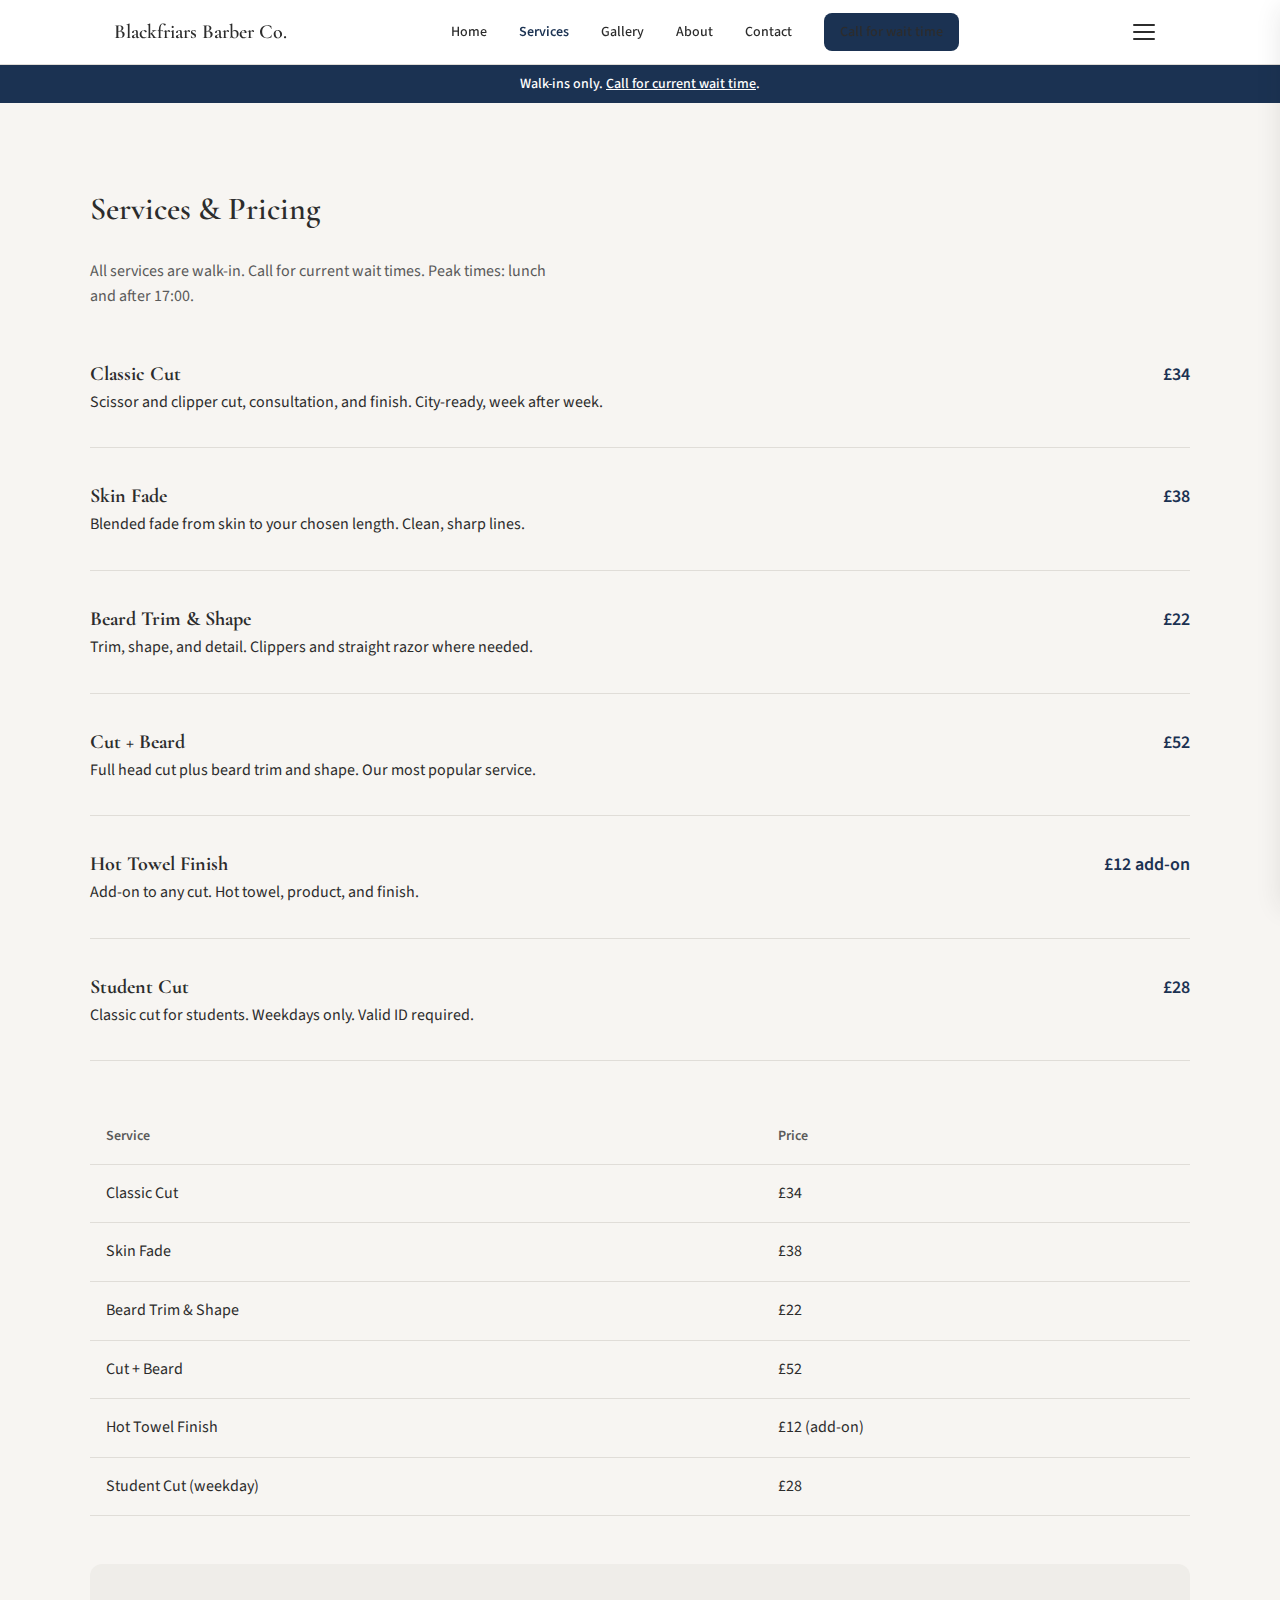
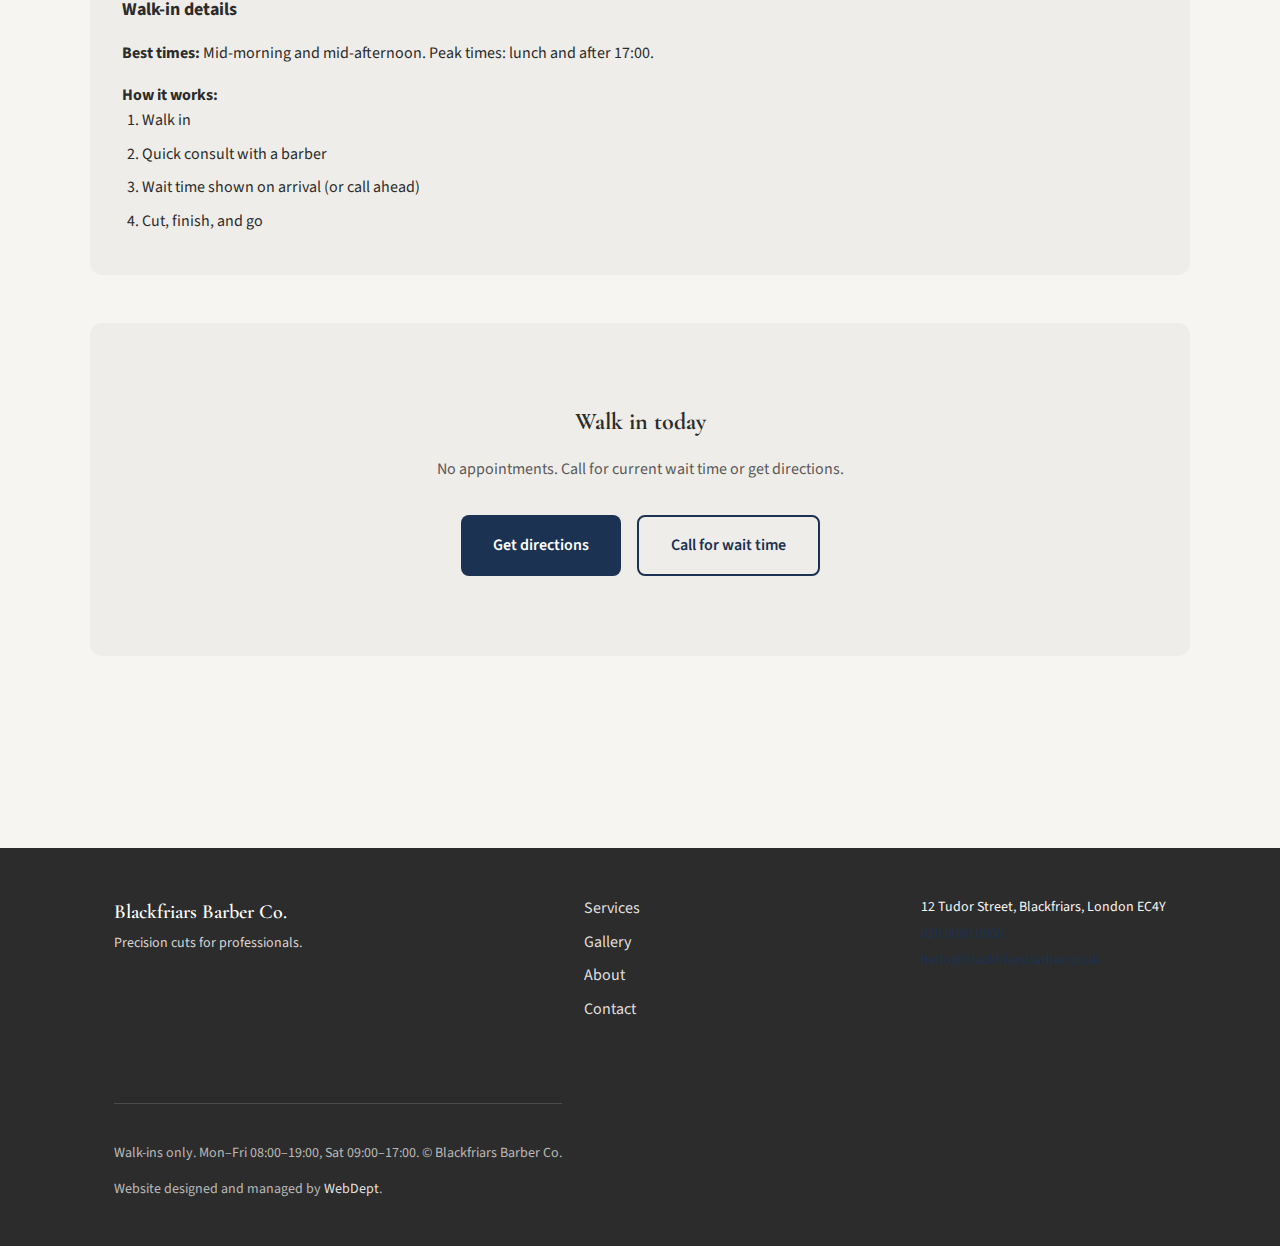
<file: services.html>
<!DOCTYPE html>
<html lang="en-GB">
<head>
  <meta charset="UTF-8">
  <meta name="viewport" content="width=device-width, initial-scale=1.0">
  <title>Services &amp; Pricing | Blackfriars Barber Co. – Blackfriars, London</title>
  <meta name="description" content="Classic cut £34, skin fade £38, beard trim £22, cut + beard £52. Walk-ins only. Central London barber in Blackfriars. Call for current wait time.">
  <link rel="canonical" href="https://blackfriars-barber-co.pages.dev/services.html">
  <meta property="og:type" content="website">
  <meta property="og:url" content="https://blackfriars-barber-co.pages.dev/services.html">
  <meta property="og:title" content="Services &amp; Pricing | Blackfriars Barber Co.">
  <meta property="og:description" content="Classic cut £34, skin fade £38, beard trim £22, cut + beard £52. Walk-ins only. Central London barber in Blackfriars.">
  <meta property="og:image" content="https://blackfriars-barber-co.pages.dev/assets/images/hero-exterior-barbershop.png">
  <meta property="og:locale" content="en_GB">
  <meta property="og:site_name" content="Blackfriars Barber Co.">
  <meta name="twitter:card" content="summary_large_image">
  <meta name="twitter:title" content="Services &amp; Pricing | Blackfriars Barber Co.">
  <meta name="twitter:description" content="Classic cut £34, skin fade £38, beard trim £22, cut + beard £52. Walk-ins only. Central London barber in Blackfriars.">
  <meta name="twitter:image" content="https://blackfriars-barber-co.pages.dev/assets/images/hero-exterior-barbershop.png">
  <link rel="stylesheet" href="assets/css/styles.css">
</head>
<body class="site-wrap">
  <header class="site-header">
    <div class="container header-inner">
      <a href="index.html" class="logo-link">Blackfriars Barber Co.</a>
      <nav class="nav-desktop" aria-label="Main">
        <a href="index.html">Home</a>
        <a href="services.html" aria-current="page">Services</a>
        <a href="gallery.html">Gallery</a>
        <a href="about.html">About</a>
        <a href="contact.html">Contact</a>
        <a href="tel:02000000000" class="cta-header">Call for wait time</a>
      </nav>
      <button type="button" class="nav-trigger" aria-expanded="false" aria-controls="nav-drawer" aria-label="Open menu" id="nav-trigger">
        <span class="nav-trigger-icon" aria-hidden="true">
          <span class="nav-trigger-icon-bar"></span>
          <span class="nav-trigger-icon-bar"></span>
          <span class="nav-trigger-icon-bar"></span>
        </span>
      </button>
    </div>
  </header>
  <div class="nav-overlay" id="nav-overlay" aria-hidden="true"></div>
  <div class="nav-drawer" id="nav-drawer" role="dialog" aria-modal="true" aria-label="Mobile menu" aria-hidden="true">
    <nav class="nav-mobile" aria-label="Main">
      <a href="index.html">Home</a>
      <a href="services.html" aria-current="page">Services</a>
      <a href="gallery.html">Gallery</a>
      <a href="about.html">About</a>
      <a href="contact.html">Contact</a>
      <a href="tel:02000000000" class="cta-header">Call for wait time</a>
    </nav>
  </div>

  <div class="walkin-banner">Walk-ins only. <a href="tel:02000000000">Call for current wait time</a>.</div>

  <main class="main">
    <section class="section container">
      <h1 class="section-title">Services &amp; Pricing</h1>
      <p class="section-intro">All services are walk-in. Call for current wait times. Peak times: lunch and after 17:00.</p>

      <div class="service-list">
        <article class="service-item">
          <div>
            <h3>Classic Cut</h3>
            <p>Scissor and clipper cut, consultation, and finish. City-ready, week after week.</p>
          </div>
          <span class="price">£34</span>
        </article>
        <article class="service-item">
          <div>
            <h3>Skin Fade</h3>
            <p>Blended fade from skin to your chosen length. Clean, sharp lines.</p>
          </div>
          <span class="price">£38</span>
        </article>
        <article class="service-item">
          <div>
            <h3>Beard Trim &amp; Shape</h3>
            <p>Trim, shape, and detail. Clippers and straight razor where needed.</p>
          </div>
          <span class="price">£22</span>
        </article>
        <article class="service-item">
          <div>
            <h3>Cut + Beard</h3>
            <p>Full head cut plus beard trim and shape. Our most popular service.</p>
          </div>
          <span class="price">£52</span>
        </article>
        <article class="service-item">
          <div>
            <h3>Hot Towel Finish</h3>
            <p>Add-on to any cut. Hot towel, product, and finish.</p>
          </div>
          <span class="price">£12 add-on</span>
        </article>
        <article class="service-item">
          <div>
            <h3>Student Cut</h3>
            <p>Classic cut for students. Weekdays only. Valid ID required.</p>
          </div>
          <span class="price">£28</span>
        </article>
      </div>

      <table class="pricing-table" summary="Services and prices">
        <thead>
          <tr><th>Service</th><th>Price</th></tr>
        </thead>
        <tbody>
          <tr><td>Classic Cut</td><td>£34</td></tr>
          <tr><td>Skin Fade</td><td>£38</td></tr>
          <tr><td>Beard Trim &amp; Shape</td><td>£22</td></tr>
          <tr><td>Cut + Beard</td><td>£52</td></tr>
          <tr><td>Hot Towel Finish</td><td>£12 (add-on)</td></tr>
          <tr><td>Student Cut (weekday)</td><td>£28</td></tr>
        </tbody>
      </table>

      <div class="walkin-details">
        <h3>Walk-in details</h3>
        <p><strong>Best times:</strong> Mid-morning and mid-afternoon. Peak times: lunch and after 17:00.</p>
        <p><strong>How it works:</strong></p>
        <ol>
          <li>Walk in</li>
          <li>Quick consult with a barber</li>
          <li>Wait time shown on arrival (or call ahead)</li>
          <li>Cut, finish, and go</li>
        </ol>
      </div>

      <div class="cta-block">
        <h2>Walk in today</h2>
        <p>No appointments. Call for current wait time or get directions.</p>
        <div class="btns">
          <a href="https://www.google.com/maps/search/12+Tudor+Street+Blackfriars+London+EC4Y" class="btn btn-primary" target="_blank" rel="noopener">Get directions</a>
          <a href="tel:02000000000" class="btn btn-secondary">Call for wait time</a>
        </div>
      </div>
    </section>
  </main>

  <footer class="site-footer">
    <div class="container footer-inner">
      <div class="footer-brand">
        <a href="index.html" class="logo-link">Blackfriars Barber Co.</a>
        <p class="tagline">Precision cuts for professionals.</p>
      </div>
      <div class="footer-links">
        <a href="services.html">Services</a>
        <a href="gallery.html">Gallery</a>
        <a href="about.html">About</a>
        <a href="contact.html">Contact</a>
      </div>
      <div class="footer-contact">
        <p>12 Tudor Street, Blackfriars, London EC4Y</p>
        <p><a href="tel:02000000000">020 0000 0000</a></p>
        <p><a href="mailto:hello@blackfriarsbarber.co.uk">hello@blackfriarsbarber.co.uk</a></p>
      </div>
      <div class="footer-bottom">
        <p>Walk-ins only. Mon–Fri 08:00–19:00, Sat 09:00–17:00. &copy; Blackfriars Barber Co.</p>
        <p>Website designed and managed by <a href="https://webdept.uk" target="_blank" rel="noopener">WebDept</a>.</p>
      </div>
    </div>
  </footer>
  <script src="assets/js/main.js"></script>
</body>
</html>
</file>
<file: assets/css/styles.css>
/* ==========================================================================
   Blackfriars Barber Co. – Design system & global styles
   ========================================================================== */

@import url('https://fonts.googleapis.com/css2?family=Cormorant+Garamond:ital,wght@0,400;0,600;1,400&family=Source+Sans+3:ital,wght@0,400;0,500;0,600;0,700;1,400&display=swap');

:root {
  --colour-bg: #F7F5F2;
  --colour-bg-alt: #EFEDE9;
  --colour-text: #2C2C2C;
  --colour-text-muted: #5A5A5A;
  --colour-accent: #1B3252;
  --colour-accent-hover: #244670;
  --colour-accent-muted: #C9A227;
  --colour-border: #E0DDD8;
  --colour-white: #FFFFFF;

  --font-heading: 'Cormorant Garamond', Georgia, serif;
  --font-body: 'Source Sans 3', system-ui, sans-serif;

  --space-xs: 0.25rem;
  --space-sm: 0.5rem;
  --space-md: 1rem;
  --space-lg: 1.5rem;
  --space-xl: 2rem;
  --space-2xl: 3rem;
  --space-3xl: 4rem;
  --space-4xl: 6rem;

  --text-xs: 0.75rem;
  --text-sm: 0.875rem;
  --text-base: 1rem;
  --text-lg: 1.125rem;
  --text-xl: 1.25rem;
  --text-2xl: 1.5rem;
  --text-3xl: 2rem;
  --text-4xl: 2.5rem;
  --text-5xl: 3rem;

  --radius-sm: 4px;
  --radius-md: 8px;
  --radius-lg: 12px;
  --radius-full: 9999px;
  --shadow-sm: 0 1px 3px rgba(44, 44, 44, 0.06);
  --shadow-md: 0 4px 12px rgba(44, 44, 44, 0.08);
  --shadow-lg: 0 8px 24px rgba(44, 44, 44, 0.1);

  --header-height: 64px;
  --header-height-mobile: 56px;
}

*, *::before, *::after { box-sizing: border-box; }
html { scroll-behavior: smooth; }
body {
  margin: 0;
  font-family: var(--font-body);
  font-size: var(--text-base);
  line-height: 1.6;
  color: var(--colour-text);
  background-color: var(--colour-bg);
  -webkit-font-smoothing: antialiased;
  text-align: left;
}
img { max-width: 100%; height: auto; display: block; }
a { color: var(--colour-accent); text-decoration: none; }
a:hover { text-decoration: underline; }
a:focus-visible { outline: 2px solid var(--colour-accent); outline-offset: 2px; }

.site-wrap { min-height: 100vh; display: flex; flex-direction: column; }
.main { flex: 1; }
.container {
  width: 100%;
  max-width: 1100px;
  margin-inline: auto;
  padding-inline: var(--space-lg);
}
@media (min-width: 768px) {
  :root { --space-3xl: 5rem; --space-4xl: 7rem; }
}

/* Header */
.site-header {
  position: sticky;
  top: 0;
  z-index: 100;
  background: var(--colour-white);
  border-bottom: 1px solid var(--colour-border);
  box-shadow: var(--shadow-sm);
}
.header-inner {
  display: flex;
  align-items: center;
  justify-content: space-between;
  min-height: var(--header-height-mobile);
}
@media (min-width: 768px) {
  .header-inner { min-height: var(--header-height); }
}
.logo-link {
  font-family: var(--font-heading);
  font-weight: 600;
  font-size: var(--text-xl);
  color: var(--colour-text);
  text-decoration: none;
}
.logo-link:hover { text-decoration: none; color: var(--colour-accent); }
.logo-link:focus-visible { outline: 2px solid var(--colour-accent); outline-offset: 2px; }

.nav-desktop { display: none; }
@media (min-width: 768px) {
  .nav-desktop { display: flex; align-items: center; gap: var(--space-xl); }
  .nav-trigger { display: none; }
  .nav-desktop a {
    font-size: var(--text-sm);
    font-weight: 500;
    color: var(--colour-text);
    text-decoration: none;
  }
  .nav-desktop a:hover { color: var(--colour-accent); text-decoration: none; }
  .nav-desktop a[aria-current="page"] { color: var(--colour-accent); font-weight: 600; }
}
.cta-header {
  display: inline-flex;
  align-items: center;
  padding: var(--space-sm) var(--space-md);
  font-size: var(--text-sm);
  font-weight: 600;
  color: var(--colour-white);
  background: var(--colour-accent);
  border: none;
  border-radius: var(--radius-md);
  cursor: pointer;
  text-decoration: none;
}
.cta-header:hover { background: var(--colour-accent-hover); text-decoration: none; color: var(--colour-white); }
.cta-header:focus-visible { outline: 2px solid var(--colour-accent); outline-offset: 2px; }

.nav-trigger {
  display: flex;
  align-items: center;
  justify-content: center;
  width: 44px;
  height: 44px;
  padding: 0;
  background: transparent;
  border: none;
  border-radius: var(--radius-sm);
  cursor: pointer;
  color: var(--colour-text);
}
.nav-trigger:hover { background: var(--colour-bg-alt); }
.nav-trigger:focus-visible { outline: 2px solid var(--colour-accent); outline-offset: 2px; }
.nav-trigger[aria-expanded="true"] .nav-trigger-icon-bar:nth-child(1) {
  transform: translateY(6px) rotate(45deg);
}
.nav-trigger[aria-expanded="true"] .nav-trigger-icon-bar:nth-child(2) { opacity: 0; }
.nav-trigger[aria-expanded="true"] .nav-trigger-icon-bar:nth-child(3) {
  transform: translateY(-6px) rotate(-45deg);
}
.nav-trigger-icon {
  width: 22px;
  height: 16px;
  display: flex;
  flex-direction: column;
  justify-content: space-between;
}
.nav-trigger-icon-bar {
  height: 2px;
  background: var(--colour-text);
  border-radius: var(--radius-full);
  transition: transform 0.2s ease, opacity 0.2s ease;
}

.nav-overlay {
  position: fixed;
  inset: 0;
  z-index: 99;
  background: rgba(44, 44, 44, 0.4);
  opacity: 0;
  visibility: hidden;
  transition: opacity 0.2s ease, visibility 0.2s ease;
}
.nav-overlay.is-open { opacity: 1; visibility: visible; }
.nav-drawer {
  position: fixed;
  top: 0;
  right: 0;
  z-index: 101;
  width: min(320px, 85vw);
  height: 100vh;
  background: var(--colour-white);
  padding: var(--space-xl);
  transform: translateX(100%);
  transition: transform 0.25s ease;
  box-shadow: var(--shadow-lg);
}
.nav-drawer.is-open { transform: translateX(0); }
.nav-mobile { display: flex; flex-direction: column; gap: var(--space-md); }
.nav-mobile a {
  font-size: var(--text-lg);
  font-weight: 500;
  color: var(--colour-text);
  padding: var(--space-sm) 0;
  border-bottom: 1px solid var(--colour-border);
  text-decoration: none;
}
.nav-mobile a:hover { color: var(--colour-accent); text-decoration: none; }
.nav-mobile a[aria-current="page"] { color: var(--colour-accent); font-weight: 600; }
.nav-mobile .cta-header { margin-top: var(--space-lg); align-self: flex-start; }

/* Footer */
.site-footer {
  background: var(--colour-text);
  color: var(--colour-bg);
  padding: var(--space-2xl) 0 var(--space-xl);
  margin-top: var(--space-4xl);
}
.footer-inner { display: flex; flex-direction: column; gap: var(--space-2xl); }
@media (min-width: 768px) {
  .footer-inner { flex-direction: row; flex-wrap: wrap; justify-content: space-between; align-items: flex-start; }
}
.footer-brand .logo-link { color: var(--colour-white); }
.footer-brand .tagline { font-size: var(--text-sm); color: rgba(247, 245, 242, 0.85); margin-top: var(--space-xs); }
.footer-links { display: flex; flex-direction: column; gap: var(--space-sm); }
.footer-links a { color: rgba(247, 245, 242, 0.9); }
.footer-links a:hover { color: var(--colour-white); text-decoration: none; }
.footer-contact { font-size: var(--text-sm); }
.footer-contact p { margin: 0 0 var(--space-xs); }
.footer-bottom { margin-top: var(--space-xl); padding-top: var(--space-lg); border-top: 1px solid rgba(255,255,255,0.15); font-size: var(--text-sm); color: rgba(247, 245, 242, 0.7); }
.footer-bottom a { color: rgba(247, 245, 242, 0.9); }
.footer-bottom a:hover { color: var(--colour-white); text-decoration: none; }

/* Buttons & CTAs */
.btn {
  display: inline-flex;
  align-items: center;
  justify-content: center;
  padding: var(--space-md) var(--space-xl);
  font-family: var(--font-body);
  font-size: var(--text-base);
  font-weight: 600;
  border-radius: var(--radius-md);
  cursor: pointer;
  border: none;
  text-decoration: none;
  transition: background 0.2s ease, color 0.2s ease;
}
.btn:focus-visible { outline: 2px solid var(--colour-accent); outline-offset: 2px; }
.btn-primary { background: var(--colour-accent); color: var(--colour-white); }
.btn-primary:hover { background: var(--colour-accent-hover); text-decoration: none; color: var(--colour-white); }
.btn-secondary { background: transparent; color: var(--colour-accent); border: 2px solid var(--colour-accent); }
.btn-secondary:hover { background: var(--colour-accent); color: var(--colour-white); text-decoration: none; }

/* Page sections */
.section { padding: var(--space-3xl) 0; }
.section-title { font-family: var(--font-heading); font-weight: 600; font-size: var(--text-2xl); margin: 0 0 var(--space-lg); }
@media (min-width: 768px) { .section-title { font-size: var(--text-3xl); } }
.section-intro { max-width: 60ch; color: var(--colour-text-muted); margin-bottom: var(--space-xl); text-align: left; }

.walkin-banner {
  background: var(--colour-accent);
  color: var(--colour-white);
  text-align: center;
  padding: var(--space-sm) var(--space-md);
  font-size: var(--text-sm);
  font-weight: 500;
}
.walkin-banner a { color: var(--colour-white); text-decoration: underline; }
.walkin-banner a:hover { color: rgba(255,255,255,0.9); }

.hero {
  position: relative;
  min-height: 70vh;
  display: flex;
  align-items: flex-end;
  padding-bottom: var(--space-2xl);
  background: var(--colour-text) linear-gradient(to top, rgba(0,0,0,0.6) 0%, transparent 50%) no-repeat center/cover;
}
.hero-bg { position: absolute; inset: 0; object-fit: cover; width: 100%; height: 100%; z-index: 0; }
.hero-content { position: relative; z-index: 1; }
.hero h1 { font-family: var(--font-heading); font-weight: 600; font-size: var(--text-3xl); margin: 0 0 var(--space-md); color: var(--colour-white); line-height: 1.2; }
@media (min-width: 768px) { .hero h1 { font-size: var(--text-4xl); } }
.hero p { margin: 0 0 var(--space-xl); color: rgba(255,255,255,0.9); font-size: var(--text-lg); max-width: 40ch; }
.hero-ctas { display: flex; flex-wrap: wrap; gap: var(--space-md); }

.trust-strip {
  display: flex;
  flex-wrap: wrap;
  gap: var(--space-lg);
  justify-content: center;
  padding: var(--space-xl) 0;
  border-bottom: 1px solid var(--colour-border);
  list-style: none;
  margin: 0;
}
.trust-strip li { display: flex; align-items: center; gap: var(--space-sm); font-size: var(--text-sm); font-weight: 500; color: var(--colour-text-muted); }

.cards { display: grid; gap: var(--space-lg); }
@media (min-width: 640px) { .cards { grid-template-columns: repeat(2, 1fr); } }
@media (min-width: 960px) { .cards { grid-template-columns: repeat(3, 1fr); } }
.card {
  background: var(--colour-white);
  border-radius: var(--radius-lg);
  padding: var(--space-xl);
  box-shadow: var(--shadow-sm);
  border: 1px solid var(--colour-border);
  text-align: left;
}
.card h3 { font-family: var(--font-heading); font-size: var(--text-xl); margin: 0 0 var(--space-sm); }
.service-icon { width: 48px; height: 48px; margin-bottom: var(--space-md); color: var(--colour-accent); }
.pricing-teaser .cards { margin-bottom: var(--space-lg); }
.price { font-size: var(--text-xl); font-weight: 600; color: var(--colour-accent); }
.price-note { font-size: var(--text-sm); color: var(--colour-text-muted); margin-top: var(--space-xs); }

.testimonials { display: grid; gap: var(--space-xl); }
@media (min-width: 768px) { .testimonials { grid-template-columns: repeat(3, 1fr); } }
.testimonial { font-size: var(--text-base); color: var(--colour-text-muted); text-align: left; }
.testimonial blockquote { margin: 0 0 var(--space-md); font-style: italic; }
.testimonial cite { font-style: normal; font-size: var(--text-sm); font-weight: 600; color: var(--colour-text); }

.location-grid { display: grid; gap: var(--space-xl); }
@media (min-width: 768px) { .location-grid { grid-template-columns: 1fr 1fr; align-items: start; } }
.map-placeholder {
  aspect-ratio: 16/10;
  background: var(--colour-bg-alt);
  border-radius: var(--radius-lg);
  display: flex;
  align-items: center;
  justify-content: center;
  color: var(--colour-text-muted);
  font-size: var(--text-sm);
  overflow: hidden;
}
.map-placeholder img { width: 100%; height: 100%; object-fit: cover; }

/* Services page */
.service-list { margin: var(--space-2xl) 0; }
.service-item {
  display: grid;
  gap: var(--space-md);
  padding: var(--space-xl) 0;
  border-bottom: 1px solid var(--colour-border);
}
@media (min-width: 640px) { .service-item { grid-template-columns: 1fr auto; align-items: baseline; } }
.service-item:first-child { padding-top: 0; }
.service-item h3 { margin: 0; font-family: var(--font-heading); font-size: var(--text-xl); }
.service-item p { margin: 0; text-align: left; }
.service-item .price { font-size: var(--text-lg); }
.pricing-table { width: 100%; border-collapse: collapse; }
.pricing-table th, .pricing-table td { padding: var(--space-md); text-align: left; border-bottom: 1px solid var(--colour-border); }
.pricing-table th { font-weight: 600; font-size: var(--text-sm); color: var(--colour-text-muted); }
.walkin-details { background: var(--colour-bg-alt); padding: var(--space-xl); border-radius: var(--radius-lg); margin: var(--space-2xl) 0; text-align: left; }
.walkin-details h3 { margin: 0 0 var(--space-md); font-size: var(--text-lg); }
.walkin-details ol { margin: 0; padding-left: 1.25em; }
.walkin-details li { margin-bottom: var(--space-sm); }
.walkin-details p { margin: 0 0 var(--space-md); }
.walkin-details p:last-of-type { margin-bottom: 0; }

/* Gallery */
.gallery-filters {
  display: flex;
  flex-wrap: wrap;
  gap: var(--space-sm);
  margin-bottom: var(--space-xl);
}
.gallery-filters button {
  padding: var(--space-sm) var(--space-md);
  font-size: var(--text-sm);
  font-weight: 500;
  background: var(--colour-white);
  border: 1px solid var(--colour-border);
  border-radius: var(--radius-md);
  cursor: pointer;
  color: var(--colour-text);
}
.gallery-filters button:hover { border-color: var(--colour-accent); color: var(--colour-accent); }
.gallery-filters button:focus-visible { outline: 2px solid var(--colour-accent); outline-offset: 2px; }
.gallery-filters button.is-active { background: var(--colour-accent); color: var(--colour-white); border-color: var(--colour-accent); }
.gallery-grid {
  display: grid;
  grid-template-columns: repeat(2, 1fr);
  gap: var(--space-md);
}
@media (min-width: 640px) { .gallery-grid { grid-template-columns: repeat(3, 1fr); } }
.gallery-item { display: block; border-radius: var(--radius-md); overflow: hidden; aspect-ratio: 1; background: var(--colour-bg-alt); }
.gallery-item:focus-visible { outline: 2px solid var(--colour-accent); outline-offset: 2px; }
.gallery-item img { width: 100%; height: 100%; object-fit: cover; }

.lightbox {
  position: fixed;
  inset: 0;
  z-index: 200;
  background: rgba(0,0,0,0.9);
  display: flex;
  align-items: center;
  justify-content: center;
  padding: var(--space-lg);
  opacity: 0;
  visibility: hidden;
  transition: opacity 0.2s ease, visibility 0.2s ease;
}
.lightbox.is-open { opacity: 1; visibility: visible; }
.lightbox-content { max-width: 90vw; max-height: 90vh; position: relative; }
.lightbox-content img { max-width: 100%; max-height: 85vh; object-fit: contain; }
.lightbox-close {
  position: absolute;
  top: -48px;
  right: 0;
  width: 40px;
  height: 40px;
  padding: 0;
  background: rgba(255,255,255,0.15);
  border: none;
  border-radius: var(--radius-md);
  color: var(--colour-white);
  cursor: pointer;
  font-size: 1.5rem;
  line-height: 1;
}
.lightbox-close:hover { background: rgba(255,255,255,0.25); }
.lightbox-close:focus-visible { outline: 2px solid white; outline-offset: 2px; }
.lightbox-prev, .lightbox-next {
  position: absolute;
  top: 50%;
  transform: translateY(-50%);
  width: 48px;
  height: 48px;
  padding: 0;
  background: rgba(255,255,255,0.15);
  border: none;
  border-radius: var(--radius-md);
  color: var(--colour-white);
  cursor: pointer;
  font-size: 1.25rem;
}
.lightbox-prev { left: -60px; }
.lightbox-next { right: -60px; }
@media (max-width: 768px) {
  .lightbox-prev { left: var(--space-sm); }
  .lightbox-next { right: var(--space-sm); }
}
.lightbox-prev:hover, .lightbox-next:hover { background: rgba(255,255,255,0.25); }
.lightbox-prev:focus-visible, .lightbox-next:focus-visible { outline: 2px solid white; outline-offset: 2px; }

/* About */
.about-story { max-width: 65ch; margin-bottom: var(--space-3xl); text-align: left; }
.about-story p { margin-bottom: var(--space-lg); }
.team-grid { display: grid; gap: var(--space-xl); }
@media (min-width: 640px) { .team-grid { grid-template-columns: repeat(2, 1fr); } }
@media (min-width: 960px) { .team-grid { grid-template-columns: repeat(3, 1fr); } }
.team-card { text-align: center; }
.team-card .team-photo { width: 100%; aspect-ratio: 1; object-fit: cover; border-radius: var(--radius-lg); margin-bottom: var(--space-md); }
.team-card h3 { font-family: var(--font-heading); font-size: var(--text-xl); margin: 0 0 var(--space-xs); }
.team-card .role { font-size: var(--text-sm); color: var(--colour-text-muted); margin-bottom: var(--space-sm); }
.team-card p { font-size: var(--text-sm); color: var(--colour-text-muted); margin: 0; text-align: left; }
.values-list { display: grid; gap: var(--space-lg); list-style: none; margin: 0; padding: 0; }
@media (min-width: 640px) { .values-list { grid-template-columns: repeat(3, 1fr); } }
.values-list li { padding: var(--space-lg); background: var(--colour-white); border-radius: var(--radius-lg); border: 1px solid var(--colour-border); text-align: left; }
.values-list strong { display: block; margin-bottom: var(--space-xs); font-size: var(--text-lg); }

/* Contact */
.contact-grid { display: grid; gap: var(--space-2xl); }
@media (min-width: 768px) { .contact-grid { grid-template-columns: 1fr 1fr; } }
.contact-details h2 { font-family: var(--font-heading); font-size: var(--text-xl); margin: 0 0 var(--space-md); }
.contact-details p { margin: 0 0 var(--space-md); }
.form-group { margin-bottom: var(--space-lg); }
.form-group label { display: block; font-weight: 600; margin-bottom: var(--space-xs); font-size: var(--text-sm); }
.form-group input, .form-group textarea {
  width: 100%;
  padding: var(--space-md);
  font-family: var(--font-body);
  font-size: var(--text-base);
  border: 1px solid var(--colour-border);
  border-radius: var(--radius-md);
  background: var(--colour-white);
}
.form-group input:focus, .form-group textarea:focus {
  outline: none;
  border-color: var(--colour-accent);
  box-shadow: 0 0 0 3px rgba(27, 50, 82, 0.15);
}
.form-group textarea { min-height: 120px; resize: vertical; }
.form-success { display: none; padding: var(--space-lg); background: #e8f5e9; border-radius: var(--radius-md); margin-top: var(--space-lg); }
.form-success.is-visible { display: block; }
.form-submit { margin-top: var(--space-md); }

.cta-block {
  text-align: center;
  padding: var(--space-3xl) var(--space-lg);
  background: var(--colour-bg-alt);
  border-radius: var(--radius-lg);
}
.cta-block h2 { font-family: var(--font-heading); font-size: var(--text-2xl); margin: 0 0 var(--space-md); }
.cta-block p { margin: 0 0 var(--space-xl); color: var(--colour-text-muted); }
.cta-block .btns { display: flex; flex-wrap: wrap; gap: var(--space-md); justify-content: center; }
</file>
